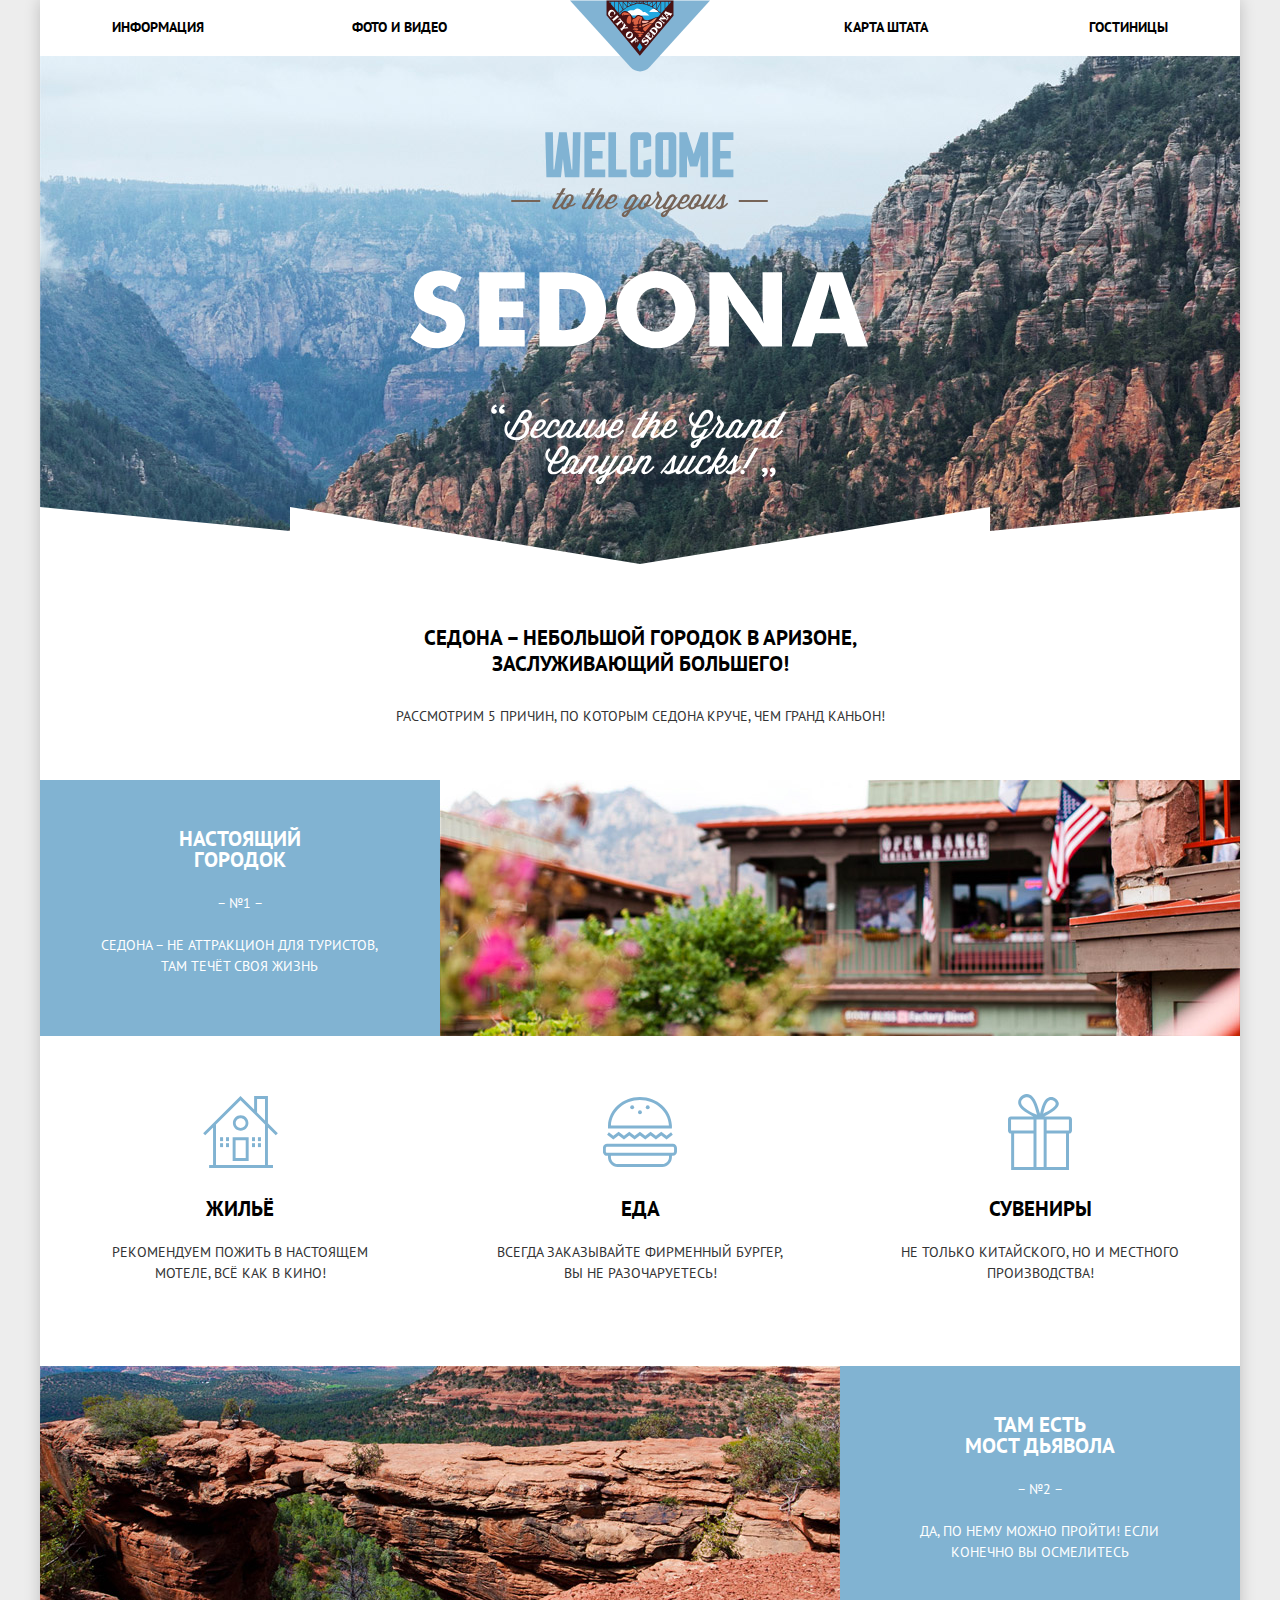
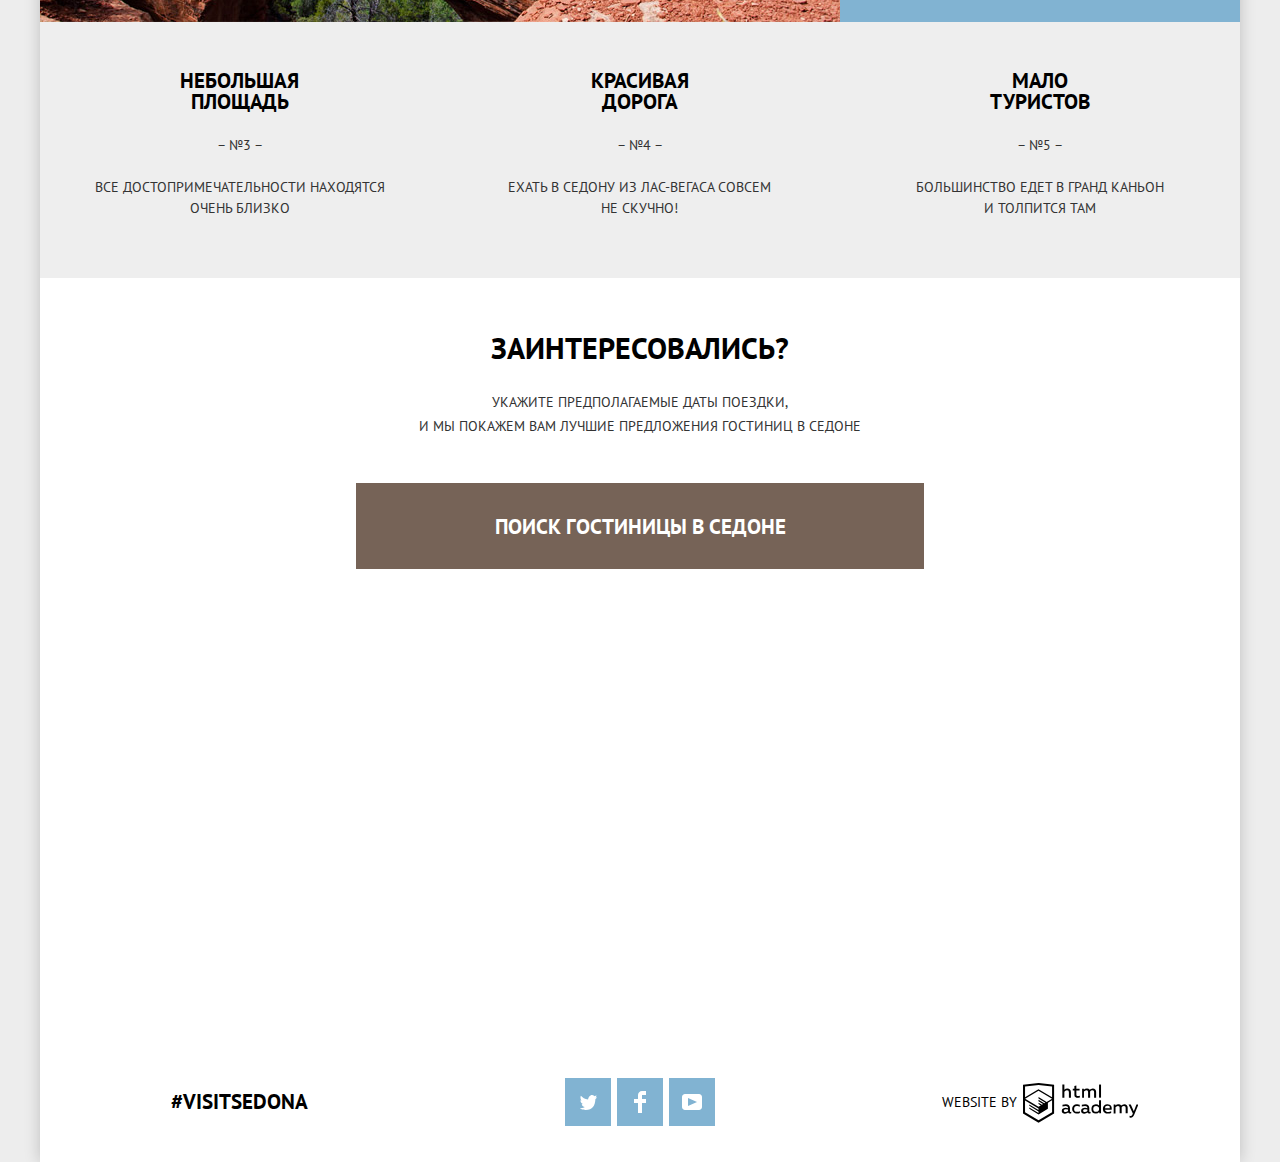
<file: index.html>
<!DOCTYPE html>
<html lang="ru">
  <head>
    <meta charset="utf-8">
    <title>HTML Academy: Седона</title>
    <link href="https://fonts.googleapis.com/css?family=PT+Sans:400,700&amp;subset=cyrillic" rel="stylesheet">
    <link href="css/normalize.min.css" rel="stylesheet" type="text/css">
    <link href="css/style.min.css" rel="stylesheet" type="text/css">
  </head>

  <body>
    <div class="wrapper">
      <header class="main-header">
        <nav class="main-navigation">
          <a class="logo-sedona" aria-label="На главную">
            <img src="img/logo-sedona.svg" width="140" height="72" alt="City of Sedona">
          </a>
          <ul class="site-navigation">
            <li class="site-item"><a href="info.html" aria-label="Информация">Информация</a></li>
            <li class="site-item"><a href="media.html" aria-label="Фото и видео">Фото и видео</a></li>
            <li class="site-item"><a href="map.html" aria-label="Карта штата">Карта штата</a></li>
            <li class="site-item"><a href="hotels.html" aria-label="Гостиницы">Гостиницы</a></li>
          </ul>
        </nav>
      </header>

      <main class="container">

        <section class="welcome">
          <h1 class="visually-hidden">Добро пожаловать!</h1>
        </section>

        <section class="intro">
          <h2 class="visually-hidden">Седона</h2>
          <b>Седона &ndash; небольшой городок в Аризоне, заслуживающий большего!</b>
          <p>Рассмотрим 5 причин, по которым Седона круче, чем Гранд Каньон!</p>
        </section>

        <section class="main-info">

          <section class="blue">
            <div class="blue-text">
              <div class="reason">
                <h2>Настоящий городок</h2>
                <span>&ndash; №1 &ndash;</span>
                <p>Седона &ndash; не аттракцион для туристов, там течёт своя жизнь</p>
              </div>
            </div>

            <div class="blue-img">
              <img src="img/reason-town.jpg" width="800" height="256" alt="Настоящий городок">
            </div>
          </section>

          <section class="services">
            <h2 class="visually-hidden">Рекомендации и предложения</h2>
            <div class="service-item">
              <div class="service-item-wrapper">
                <b class="service-heading service-heading-house">Жильё</b>
                <p>Рекомендуем пожить в настоящем мотеле, всё как в кино!</p>
              </div>
            </div>

            <div class="service-item">
              <div class="service-item-wrapper">
                <b class="service-heading service-heading-burger">Еда</b>
                <p>Всегда заказывайте фирменный бургер, вы не разочаруетесь!</p>
              </div>
            </div>

            <div class="service-item">
              <div class="service-item-wrapper">
                <b class="service-heading service-heading-gift">Сувениры</b>
                <p>Не только китайского, но и местного производства!</p>
              </div>
            </div>
          </section>

          <section class="blue">
            <div class="blue-img">
              <img src="img/reason-bridge.jpg" width="800" height="256" alt="Sedona">
            </div>

            <div class="blue-text">
              <div class="reason">
                <h2>Там есть <br/>мост дьявола</h2>
                <span>&ndash; №2 &ndash;</span>
                <p>Да, по нему можно пройти! Если конечно вы осмелитесь</p>
              </div>
            </div>
          </section>

          <section class="feature-grey">
            <div class="feature-item">
              <div class="reason">
                <h2>Небольшая площадь</h2>
                <span>&ndash; №3 &ndash;</span>
                <p>Все достопримечательности находятся очень близко</p>
              </div>
            </div>

            <div class="feature-item">
              <div class="reason">
                <h2>Красивая дорога</h2>
                <span>&ndash; №4 &ndash;</span>
                <p>Ехать в&nbsp;Седону из&nbsp;Лас-Вегаса совсем не&nbsp;скучно!</p>
              </div>
            </div>

            <div class="feature-item">
              <div class="reason">
                <h2 class="compact">Мало туристов</h2>
                <span>&ndash; №5 &ndash;</span>
                <p>Большинство едет в&nbsp;Гранд Каньон и&nbsp;толпится там</p>
              </div>
            </div>
          </section>

        </section>

        <section class="search">
          <h2 class="visually-hidden">Поиск гостиниц</h2>
          <div class="search-intro">
            <b>Заинтересовались?</b>
            <p>Укажите предполагаемые даты поездки, <br />и мы покажем вам лучшие предложения гостиниц в седоне</p>
            <a href="hotels.html" class="form-opener"><span>Поиск гостиницы в Седоне</span></a>
          </div>

          <div class="search-map-form">
            <iframe class="search-map" src="https://www.google.com/maps/embed?pb=!1m18!1m12!1m3!1d81071.81687521872!2d-111.85130884156509!3d34.85198613210557!2m3!1f0!2f0!3f0!3m2!1i1024!2i768!4f13.1!3m3!1m2!1s0x872da132f942b00d%3A0x5548c523fa6c8efd!2z0KHQtdC00L7QvdCwLCDQkNGA0LjQt9C-0L3QsCA4NjMzNiwg0KHQqNCQ!5e0!3m2!1sru!2sby!4v1537003616239" style="border-style: none; width: 100%; height: 593px;" allowfullscreen></iframe>
            <form class="search-form" method="post" action="https://echo.htmlacademy.ru">

              <div class="search-form-wrapper">

                <p class="search-form-row">
                  <label for="checkin">Дата заезда:</label>
                  <input type="text" id="checkin" name="checkin-date" value="24 апреля 2017">
                  <button class="search-form-calendar" type="button" name="button"><span class="visually-hidden">Выбрать дату заезда</span></button>
                </p>

                <p class="search-form-row">
                  <label for="checkout">Дата выезда:</label>
                  <input type="text" id="checkout" name="checkout-date" value="4 июля 2017">
                  <button class="search-form-calendar" type="button" name="button"><span class="visually-hidden">Выбрать дату выезда</span></button>
                </p>

                <p class="search-form-row">
                  <label class="search-form-adults" for="adults">Взрослые:</label>
                  <span class="search-form-plus-minus">
                    <button class="search-form-minus" type="button"><span class="visually-hidden">-</span></button>
                    <input type="text" id="adults" name="adults" value="2">
                    <button class="search-form-plus" type="button"><span class="visually-hidden">+</span></button>
                  </span>
                  <label class="search-form-children" for="children">Дети:</label>
                  <span class="search-form-plus-minus">
                    <button class="search-form-minus" type="button"><span class="visually-hidden">-</span></button>
                    <input type="text" id="children" name="children" value="0">
                    <button class="search-form-plus" type="button"><span class="visually-hidden">+</span></button>
                  </span>
                </p>

                <button type="submit" class="search-form-submit" value="Найти"><span>Найти</span></button>

              </div>

            </form>
          </div>
        </section>

      </main>

      <footer class="main-footer">
        <p class="footer-hashtag">
          <a href="#" aria-label="#visitsedona">#visitsedona</a>
        </p>
        <div class="social-footer">
          <ul>
            <li><a class="social-button social-button-twitter" href="#" aria-label="Мы в Twitter"><span class="visually-hidden">Twitter</span></a></li>
            <li><a class="social-button social-button-facebook" href="#" aria-label="Мы в Facebook"><span class="visually-hidden">Facebook</span></a></li>
            <li><a class="social-button social-button-youtube" href="#" aria-label="Мы в YouTube"><span class="visually-hidden">YouTube</span></a></li>
          </ul>
        </div>
        <div class="footer-academy">
          <a href="https://htmlacademy.ru/intensive/htmlcss" aria-label="Wevsite by HTML Academia">Website by<span class="visually-hidden">HTML Academy</span></a>
        </div>
      </footer>
    </div>

    <script src="js/app.min.js"></script>
  </body>
</html>
</file>
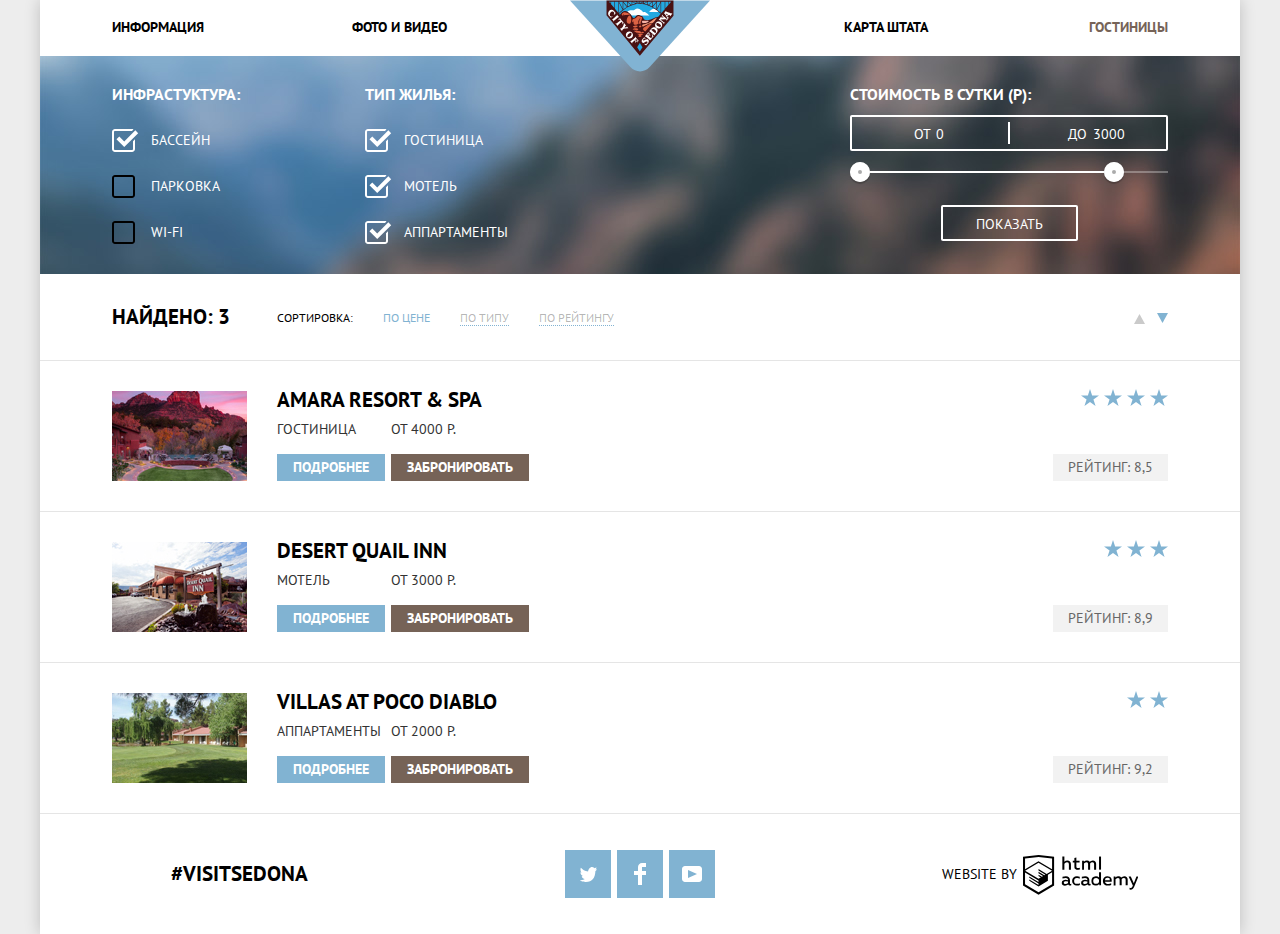
<file: hotels.html>
<!DOCTYPE html>
<html lang="ru">
  <head>
    <meta charset="utf-8">
    <title>HTML Academy: Седона</title>
    <link href="https://fonts.googleapis.com/css?family=PT+Sans:400,700&amp;subset=cyrillic" rel="stylesheet">
    <link href="css/normalize.min.css" rel="stylesheet" type="text/css">
    <link href="css/style.min.css" rel="stylesheet" type="text/css">
  </head>

  <body>
    <div class="wrapper">
      <header class="main-header">
        <nav class="main-navigation">
          <a href="index.html" class="logo-sedona" aria-label="На главную">
            <img src="img/logo-sedona.svg" width="140" height="72" alt="City of Sedona">
          </a>
          <ul class="site-navigation">
            <li class="site-item"><a href="info.html" aria-label="Информация">Информация</a></li>
            <li class="site-item"><a href="media.html" aria-label="Фото и видео">Фото и видео</a></li>
            <li class="site-item"><a href="map.html" aria-label="Карта штата">Карта штата</a></li>
            <li class="site-item site-item-active"><a aria-label="Гостиницы">Гостиницы</a></li>
          </ul>
        </nav>
      </header>

      <main class="container">

        <section class="filter">
          <h1 class="visually-hidden">Бронирование жилья</h1>
          <h2 class="visually-hidden">Фильтр</h2>
          <form class="filter-form" name="filter" method="post" action="https://echo.htmlacademy.ru">

            <fieldset class="filter-fieldset">
              <b>Инфрастуктура:</b>
              <ul class="checklist">
                <li>
                  <input class="checkbox" type="checkbox" name="pool" id="filter-pool" checked>
                  <label for="filter-pool">Бассейн</label>
                </li>
                <li>
                  <input class="checkbox" type="checkbox" name="parking" id="filter-parking">
                  <label for="filter-parking">Парковка</label>
                </li>
                <li>
                  <input class="checkbox" type="checkbox" name="WI-FI" id="filter-WI-FI">
                  <label for="filter-WI-FI">WI-FI</label>
                </li>
              </ul>
            </fieldset>

            <fieldset class="filter-fieldset">
              <b>Тип жилья:</b>
              <ul class="checklist">
                <li>
                  <input class="checkbox" type="checkbox" name="hotel" id="filter-hotel" checked>
                  <label for="filter-hotel">Гостиница</label>
                </li>
                <li>
                  <input class="checkbox" type="checkbox" name="motel" id="filter-motel" checked>
                  <label for="filter-motel">Мотель</label>
                </li>
                <li>
                  <input class="checkbox" type="checkbox" name="apartments" id="filter-apartments" checked>
                  <label for="filter-apartments">Аппартаменты</label>
                </li>
              </ul>
            </fieldset>

            <fieldset class="filter-fieldset">
              <b>Стоимость в сутки (р):</b>
              <div class="filter-range">
                <div class="price-controls">
                  <label class="min-price">от <input type="text" name="min-price" value="0"></label>
                  <label class="max-price">до <input type="text" name="max-price" value="3000"></label>
                </div>
                <div class="range-controls">
                  <div class="scale">
                    <div class="bar"></div>
                  </div>
                  <div class="range-toggle range-toggle-min"></div>
                  <div class="range-toggle range-toggle-max"></div>
                </div>
                <button class="filter-submit" name="submit" type="submit">Показать</button>
              </div>
            </fieldset>

          </form>
        </section>

        <section class="list">
          <div class="list-header">
            <p class="list-found">Найдено: 3</p>
            <ul class="list-sort">
              <li>Сортировка:</li>
              <li class="list-sort-active"><a href="#" title="По цене">По цене</a></li>
              <li><a href="#" title="По типу">По типу</a></li>
              <li><a href="#" title="По рейтингу">По рейтингу</a></li>
            </ul>
            <ul class="list-order">
              <li class="list-order-dir list-order-dir-up"><a href="#"><span class="visually-hidden">По возрастанию</span></a></li>
              <li class="list-order-dir list-order-dir-down list-order-dir-down-active"><a><span class="visually-hidden">По убыванию</span></a></li>
            </ul>
          </div>

          <h2 class="visually-hidden">Результат поиска</h2>

          <div class="list-row">
            <div class="list-image">
              <a href="#"><img src="img/hotel.jpg" width="135" height="90" alt="Amara Resort & Spa"></a>
            </div>
            <div class="list-body">
              <h3 class="list-title"><a href="#">Amara Resort & Spa</a></h3>
              <div class="list-buttons">
                <div class="list-button list-button-blue">
                  <span>Гостиница</span>
                  <a href="#" title="Подробнее" class="list-action"><span>Подробнее</span></a>
                </div>
                <div class="list-button list-button-brown">
                  <span>От 4000 Р.</span>
                  <a href="#" title="Забронировать" class="list-action"><span>Забронировать</span></a>
                </div>
              </div>
            </div>
            <div class="list-rating">
              <ul class="list-stars">
                <li></li>
                <li></li>
                <li></li>
                <li></li>
              </ul>
              <p class="list-rating-value">Рейтинг: 8,5</p>
            </div>
          </div>

          <div class="list-row">
            <div class="list-image">
              <a href="#"><img src="img/motel.jpg" width="135" height="90" alt="Desert Quail Inn"></a>
            </div>
            <div class="list-body">
              <h3 class="list-title"><a href="#">Desert Quail Inn</a></h3>
              <div class="list-buttons">
                <div class="list-button list-button-blue">
                  <span>Мотель</span>
                  <a href="#" title="Подробнее" class="list-action"><span>Подробнее</span></a>
                </div>
                <div class="list-button list-button-brown">
                  <span>От 3000 Р.</span>
                  <a href="#" title="Забронировать" class="list-action"><span>Забронировать</span></a>
                </div>
              </div>
            </div>
            <div class="list-rating">
              <ul class="list-stars">
                <li></li>
                <li></li>
                <li></li>
              </ul>
              <p class="list-rating-value">Рейтинг: 8,9</p>
            </div>
          </div>

          <div class="list-row">
            <div class="list-image">
              <a href="#"><img src="img/apartments.jpg" width="135" height="90" alt="Villas at Poco Diablo"></a>
            </div>
            <div class="list-body">
              <h3 class="list-title"><a href="#">Villas at Poco Diablo</a></h3>
              <div class="list-buttons">
                <div class="list-button list-button-blue">
                  <span>Аппартаменты</span>
                  <a href="#" title="Подробнее" class="list-action"><span>Подробнее</span></a>
                </div>
                <div class="list-button list-button-brown">
                  <span>От 2000 Р.</span>
                  <a href="#" title="Забронировать" class="list-action"><span>Забронировать</span></a>
                </div>
              </div>
            </div>
            <div class="list-rating">
              <ul class="list-stars">
                <li></li>
                <li></li>
              </ul>
              <p class="list-rating-value">Рейтинг: 9,2</p>
            </div>
          </div>
        </section>

      </main>

      <footer class="main-footer">
        <p class="footer-hashtag">
          <a href="#" aria-label="#visitsedona">#visitsedona</a>
        </p>
        <div class="social-footer">
          <ul>
            <li><a class="social-button social-button-twitter" href="#" aria-label="Мы в Twitter"><span class="visually-hidden">Twitter</span></a></li>
            <li><a class="social-button social-button-facebook" href="#" aria-label="Мы в Facebook"><span class="visually-hidden">Facebook</span></a></li>
            <li><a class="social-button social-button-youtube" href="#" aria-label="Мы в YouTube"><span class="visually-hidden">YouTube</span></a></li>
          </ul>
        </div>
        <div class="footer-academy">
          <a href="https://htmlacademy.ru/intensive/htmlcss" aria-label="Wevsite by HTML Academia">Website by<span class="visually-hidden">HTML Academy</span></a>
        </div>
      </footer>
    </div>

    <script src="js/app.min.js"></script>
  </body>
</html>
</file>
<file: css/style.min.css>
body{margin:0;padding:0;font-family:"PT Sans",Arial,sans-serif;font-size:14px;line-height:21px;color:#333;text-transform:uppercase;background-color:#ededed}.wrapper{background-color:#fff;max-width:1200px;min-width:768px;margin:0 auto;box-shadow:0 0 15px rgba(0,0,0,.2)}a,a:link,a:visited{text-decoration:none;color:#000}a:hover{color:#81b3d2}a:active{color:#000;opacity:.3}.visually-hidden:not(:focus):not(:active){position:absolute;width:1px;height:1px;margin:-1px;border:0;padding:0;white-space:nowrap;clip-path:inset(100%);clip:rect(0 0 0 0);overflow:hidden}.main-header{position:relative;z-index:2}.site-navigation{padding:0;list-style:none;display:flex;width:88%;margin:0 auto}.site-item{margin:0;padding:0;width:22.7%}.site-item:nth-child(1),.site-item:nth-child(2){text-align:left}.site-item:nth-child(3),.site-item:nth-child(4){text-align:right}.site-item:nth-child(3){margin-left:auto}.site-item-active a{color:#766357;opacity:1}.site-navigation a,a.form-opener{font-weight:700;box-sizing:border-box}.site-navigation a{vertical-align:top;display:inline-block;height:56px;padding-top:17px}.logo-sedona{width:140px;height:72px;position:absolute;top:0;left:50%;transform:translateX(-50%)}.logo-sedona:active{opacity:1}.intro{text-align:center;max-width:600px;margin-left:auto;margin-right:auto;padding-top:61px;padding-bottom:53px}.intro b{font-size:21px;line-height:26px;color:#000;margin-bottom:29px;display:block}.intro p{margin:0}.welcome{height:508px;position:relative;background:#3b6f9d url(../img/background-sedona.jpg) center no-repeat}.welcome:after,.welcome:before{content:'';display:block;position:absolute;left:0;right:0;background-repeat:no-repeat}.welcome:before{top:76px;height:353px;background-image:url(../img/welcome-sedona.svg);background-position:center}.welcome:after{height:60px;bottom:0;background-image:url(../img/mask-sedona.svg);background-position:bottom center}.welcome img{font-size:0;line-height:0}.blue{display:flex}.blue-img{line-height:0;width:66.666%;overflow:hidden}.blue-text{background-color:#81b3d2;color:#fff;height:256px;width:33.333%;display:flex}.reason{margin-top:auto;margin-bottom:auto;text-align:center;padding-left:50px;padding-right:50px}.reason h2{font-size:21px;line-height:21px;margin:0 auto 23px;max-width:160px}.feature-item h2{color:#000}.reason span{display:block;margin-bottom:21px}.reason p{margin:0;padding-bottom:12px}h2.compact{max-width:110px}.feature-grey{display:flex;background-color:#eee;height:256px}.feature-item{width:33.333%;display:flex}.search{margin-bottom:-120px}.search-intro{text-align:center;padding-top:52px;width:568px;margin:0 auto}.search-form input,.search-form label,.search-intro b{text-transform:uppercase;font-weight:700;color:#000;display:block}.search-intro b{font-size:30px;line-height:36px;margin-bottom:24px}.search-intro p{text-transform:uppercase;margin:0 0 45px;line-height:24px}a.form-opener{background-color:#766357;color:#fff;display:block;font-size:21px;line-height:26px;height:86px;padding-top:31px}.form-opener:hover{background-color:#604e43}.form-opener:active{background-color:#503e33;opacity:1}.form-opener:active span,.search-form-submit:active span,a.list-action:active span,a.social-button:active:after{opacity:.3}.search-map-form{position:relative}.list-image img,.search-map{display:block}.search-form{position:absolute;top:0;left:50%;transform:translateX(-50%);width:568px;background-color:#fff;box-shadow:0 7px 15px rgba(0,0,0,.15);height:396px;transition:height 1s ease;overflow:hidden}.search-form-hidden{opacity:0;pointer-events:none;height:0}.search-form-wrapper{padding:55px}.search-form input,.search-form label{box-sizing:border-box}.search-form label{padding-top:9px;width:112px}.search-form input{height:38px;line-height:26px;background-color:#f2f2f2;border:0;padding:2px 12px 0;width:346px}.search-form input:hover{background-color:#ebebeb}.search-form input:focus{background-color:#fff;box-shadow:inset 0 0 0 2px #e5e5e5;outline:0}.search-form-row{margin:0 0 30px;display:flex;position:relative}.search-form-adults{width:112px}.search-form .search-form-children{width:118px;padding-left:52px}.search-form-plus-minus{position:relative}.search-form-plus-minus input{width:114px;text-align:center;padding-left:38px;padding-right:38px;box-sizing:border-box}.search-form-calendar,.search-form-minus,.search-form-plus{display:block;position:absolute;top:0;width:38px;height:38px;border:0;cursor:pointer;background:0 0;background-position:center;background-repeat:no-repeat}.search-form-minus{left:0;background-image:url(../img/minus.svg)}.search-form-minus:hover{background-image:url(../img/minus-hover.svg)}.search-form-minus:active{background-image:url(../img/minus-active.svg)}.search-form-calendar,.search-form-plus{right:0;background-image:url(../img/plus.svg)}.search-form-plus:hover{background-image:url(../img/plus-hover.svg)}.search-form-plus:active{background-image:url(../img/plus-active.svg)}.search-form-calendar{background-image:url(../img/calendar.svg)}.search-form-calendar:hover{background-image:url(../img/calendar-hover.svg)}.search-form-calendar:active{background-image:url(../img/calendar-active.svg)}.search-form-submit{display:block;width:100%;border:0;background:#81b3d2;padding:2px 0 0;margin-top:54px;height:58px;font-weight:700;font-size:21px;line-height:26px;color:#fff;text-transform:uppercase;cursor:pointer}.search-form-submit:hover,a.social-button:hover{background-color:#669ec0}.search-form-submit:active,a.social-button:active{background-color:#5496bd;opacity:1}.services{text-align:center;display:flex;height:330px}.service-item{width:33.333%;padding-left:50px;padding-right:50px;display:flex}.service-item-wrapper{margin-top:auto;margin-bottom:auto}.service-heading{font-size:21px;line-height:21px;display:block;color:#000;margin-bottom:23px}.service-heading:before{content:'';display:block;width:75px;height:76px;background-repeat:no-repeat;background-position:center;margin:0 auto 28px}.service-heading-house:before{background-image:url(../img/house.svg)}.service-heading-burger:before{background-image:url(../img/burger.svg)}.service-heading-gift:before{background-image:url(../img/gift.svg)}.service-item p{margin:0;padding-bottom:24px}.main-footer{height:120px;background-color:rgba(255,255,255,.9);display:flex;justify-content:space-between;z-index:2;position:relative}.footer-hashtag{font-size:21px;font-weight:700;width:33.3%;text-align:center;padding-top:28px}.footer-academy,.social-footer{width:33.3%;display:flex}.social-footer ul{margin:auto;padding:0;list-style:none;display:flex}.social-footer li{margin:0 3px;padding:0}a.social-button{width:46px;height:48px;display:block;background-color:#81b3d2;padding:12px 11px;box-sizing:border-box}a.social-button:after{content:'';display:block;background-repeat:no-repeat;background-position:center;width:24px;height:24px}a.social-button-twitter:after{background-image:url(../img/twitter.svg)}a.social-button-facebook:after{background-image:url(../img/facebook.svg)}a.social-button-youtube:after{background-image:url(../img/youtube.svg)}.footer-academy a{margin:auto;color:#000;height:40px;display:block}.footer-academy a:active,a.list-action:active{opacity:1}.footer-academy a:after{content:'';display:inline-block;vertical-align:baseline;width:115px;height:41px;margin-left:6px;margin-bottom:-16px;background-image:url(../img/logo-htmlacademy.svg);background-repeat:no-repeat;background-position:center}.footer-academy a:hover:after{background-image:url(../img/logo-htmlacademy-hover.svg)}.footer-academy a:active:after{background-image:url(../img/logo-htmlacademy-active.svg)}.list-row{border-bottom:1px solid #e5e5e5;padding:30px 6%;display:flex}.list-image{width:135px;margin-right:30px}.list-body,.list-rating{display:flex;flex-direction:column;justify-content:space-between}.list-body{flex-grow:1}.list-rating{align-items:flex-end;text-align:right}.list-rating-value{color:#666;background-color:#f2f2f2;text-transform:uppercase;min-height:27px;padding:3px 15px 0;white-space:nowrap;margin:0;box-sizing:border-box}.list-stars{margin:-2px 0 0;padding:0;list-style:none;display:flex}.list-stars li{display:block;width:18px;height:17px;margin:0 5px 0 0;padding:0;background:url(../img/star.svg) no-repeat center}.list-sort li:last-child,.list-stars li:last-child{margin-right:0}.list-title{font-size:21px;line-height:26px;margin:-4px 0 0}.list-buttons{display:flex}.list-button{margin-right:6px}a.list-action{display:block;font-weight:700;color:#fff;padding:3px 16px 0;height:27px;background:red;margin-top:14px;box-sizing:border-box}.list-button-blue a{background-color:#81b3d2}.list-button-blue a:hover{background-color:#669ec0}.list-button-blue a:active{background-color:#5496bd}.list-button-brown a{background-color:#766357}.list-button-brown a:hover{background-color:#604e43}.list-button-brown a:active{background-color:#503e33}.list-header{border-bottom:1px solid #e5e5e5;padding:30px 6%;display:flex}.list-found{font-weight:700;color:#000;font-size:21px;line-height:26px;width:135px;margin:0 30px 0 0}.list-order,.list-sort{list-style:none;display:flex}.list-sort{margin:0;font-size:12px;line-height:1;padding:8px 0 0;flex-grow:1}.list-sort li{color:#000;margin-right:30px}.list-sort a{border-bottom:1px dotted #81b3d2;color:rgba(0,0,0,.3)}.list-sort a:hover{color:#81b3d2}.list-sort a:active{opacity:1;color:#000;border-bottom:none}.list-sort-active a{color:#81b3d2;border-bottom:none}.list-order{justify-content:flex-end;position:relative;right:-6px}.list-order,.list-order-dir{margin:0;padding:0}.list-order-dir a{width:23px;height:26px;display:block;background-repeat:no-repeat}.list-order-dir-up a{background-image:url(../img/up.svg);background-position:6px 10px}.list-order-dir-up a:hover{background-image:url(../img/up-hover.svg)}.list-order-dir-up a:active,.list-order-dir-up-active a{background-image:url(../img/up-active.svg);opacity:1}.list-order-dir-down a{background-image:url(../img/down.svg);background-position:6px 9px}.list-order-dir-down a:hover{background-image:url(../img/down-hover.svg)}.list-order-dir-down a:active,.list-order-dir-down-active a{background-image:url(../img/down-active.svg);opacity:1}.filter{background:#668097 url(../img/hotel-bg.jpg) no-repeat top center;color:#fff;padding:28px 6% 30px}.filter-form{display:flex}.filter-fieldset{border:0;padding:0;margin:0}.filter-fieldset:nth-child(1){width:24%;min-width:240px}.filter-fieldset:nth-child(2){flex-grow:1}.filter-fieldset:nth-child(3){width:31%;min-width:222px;max-width:318px}.filter-fieldset b{font-size:16px;line-height:21px;font-weight:700}.checklist{margin:23px 0 0;padding:0;list-style:none}.checklist li{position:relative;margin-bottom:23px}.checklist li:last-child{margin-bottom:0}.checkbox{position:absolute;top:0;left:0;opacity:0}.checklist label{cursor:pointer;display:inline-block;vertical-align:top;line-height:23px;padding-left:39px;background:url(../img/checkbox-off.svg) no-repeat 0 0}.checkbox:checked+label{background-image:url(../img/checkbox-on.svg)}.checkbox:disabled+label{opacity:.3;cursor:default}.checkbox:focus+label{opacity:.6}.filter-submit{text-transform:uppercase;font-size:14px;line-height:20px;border:0;background-color:transparent;cursor:pointer;color:#fff;box-shadow:inset 0 0 0 2px #fff;border-radius:2px;padding:1px 0 0;height:36px;width:137px;display:block;margin:0 auto}.filter-submit:hover{background-color:#fff;color:#000}.filter-range{padding-top:9px}.price-controls{margin-bottom:20px;height:36px;border-radius:2px;box-shadow:inset 0 0 0 2px #fff;position:relative;display:flex}.price-controls:after{content:'';display:block;height:22px;width:2px;background-color:#fff;position:absolute;top:7px;left:50%;transform:translateX(-50%)}.price-controls label{display:inline-block;vertical-align:top;line-height:36px;cursor:pointer;width:50%;padding-left:20%}.price-controls .max-price{padding-left:17%}.price-controls input{width:55%;margin:0;color:inherit;font:inherit;height:36px;background:0 0;border:0}.range-controls{position:relative;margin-bottom:32px}.range-controls .scale{height:2px;background-color:rgba(255,255,255,.3)}.range-controls .bar{height:2px;background-color:#fff;width:80%}.range-toggle{width:20px;height:20px;border-radius:100%;background-color:#ababab;cursor:pointer;box-shadow:inset 0 0 0 8px #fff,0 2px 1px 0 rgba(0,1,1,.2);position:absolute;top:-9px}.range-toggle:hover{background-color:#1c4f80}.range-toggle-min{left:0}.range-toggle-max{left:80%}
</file>
